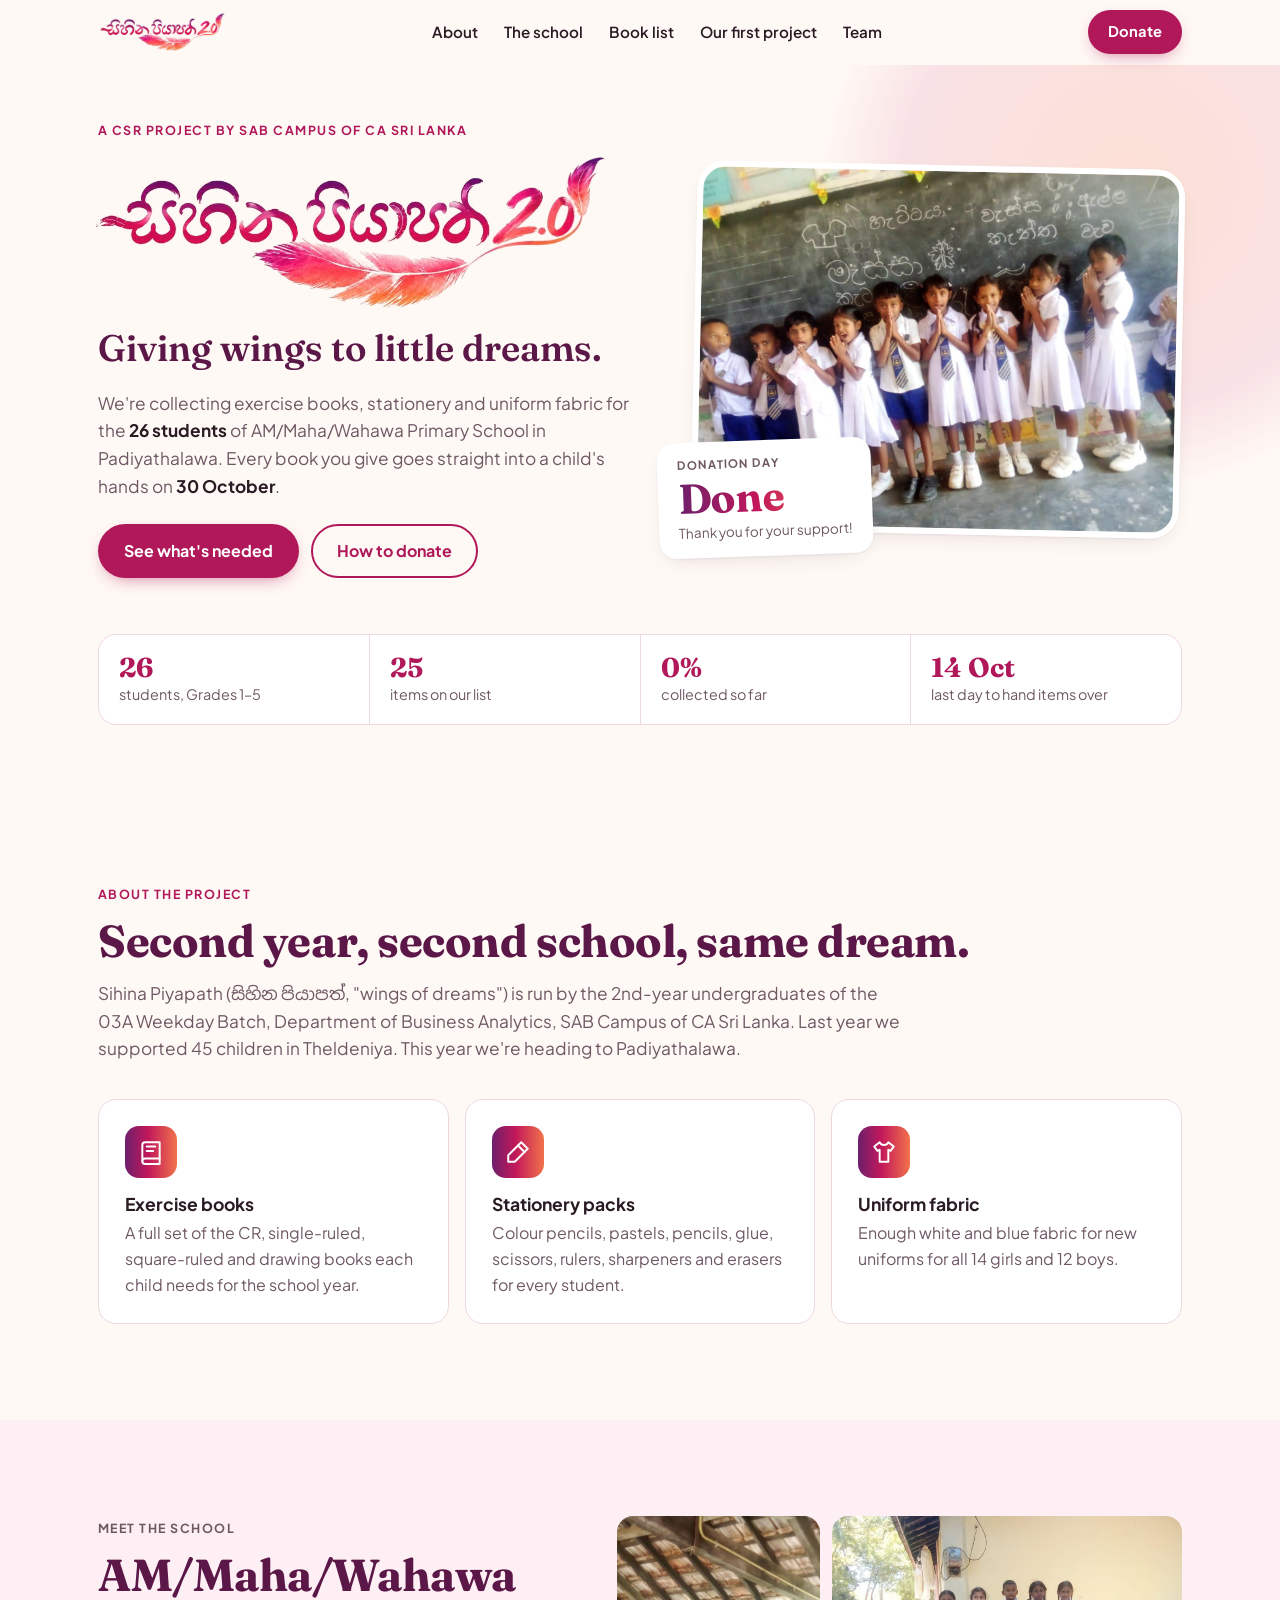
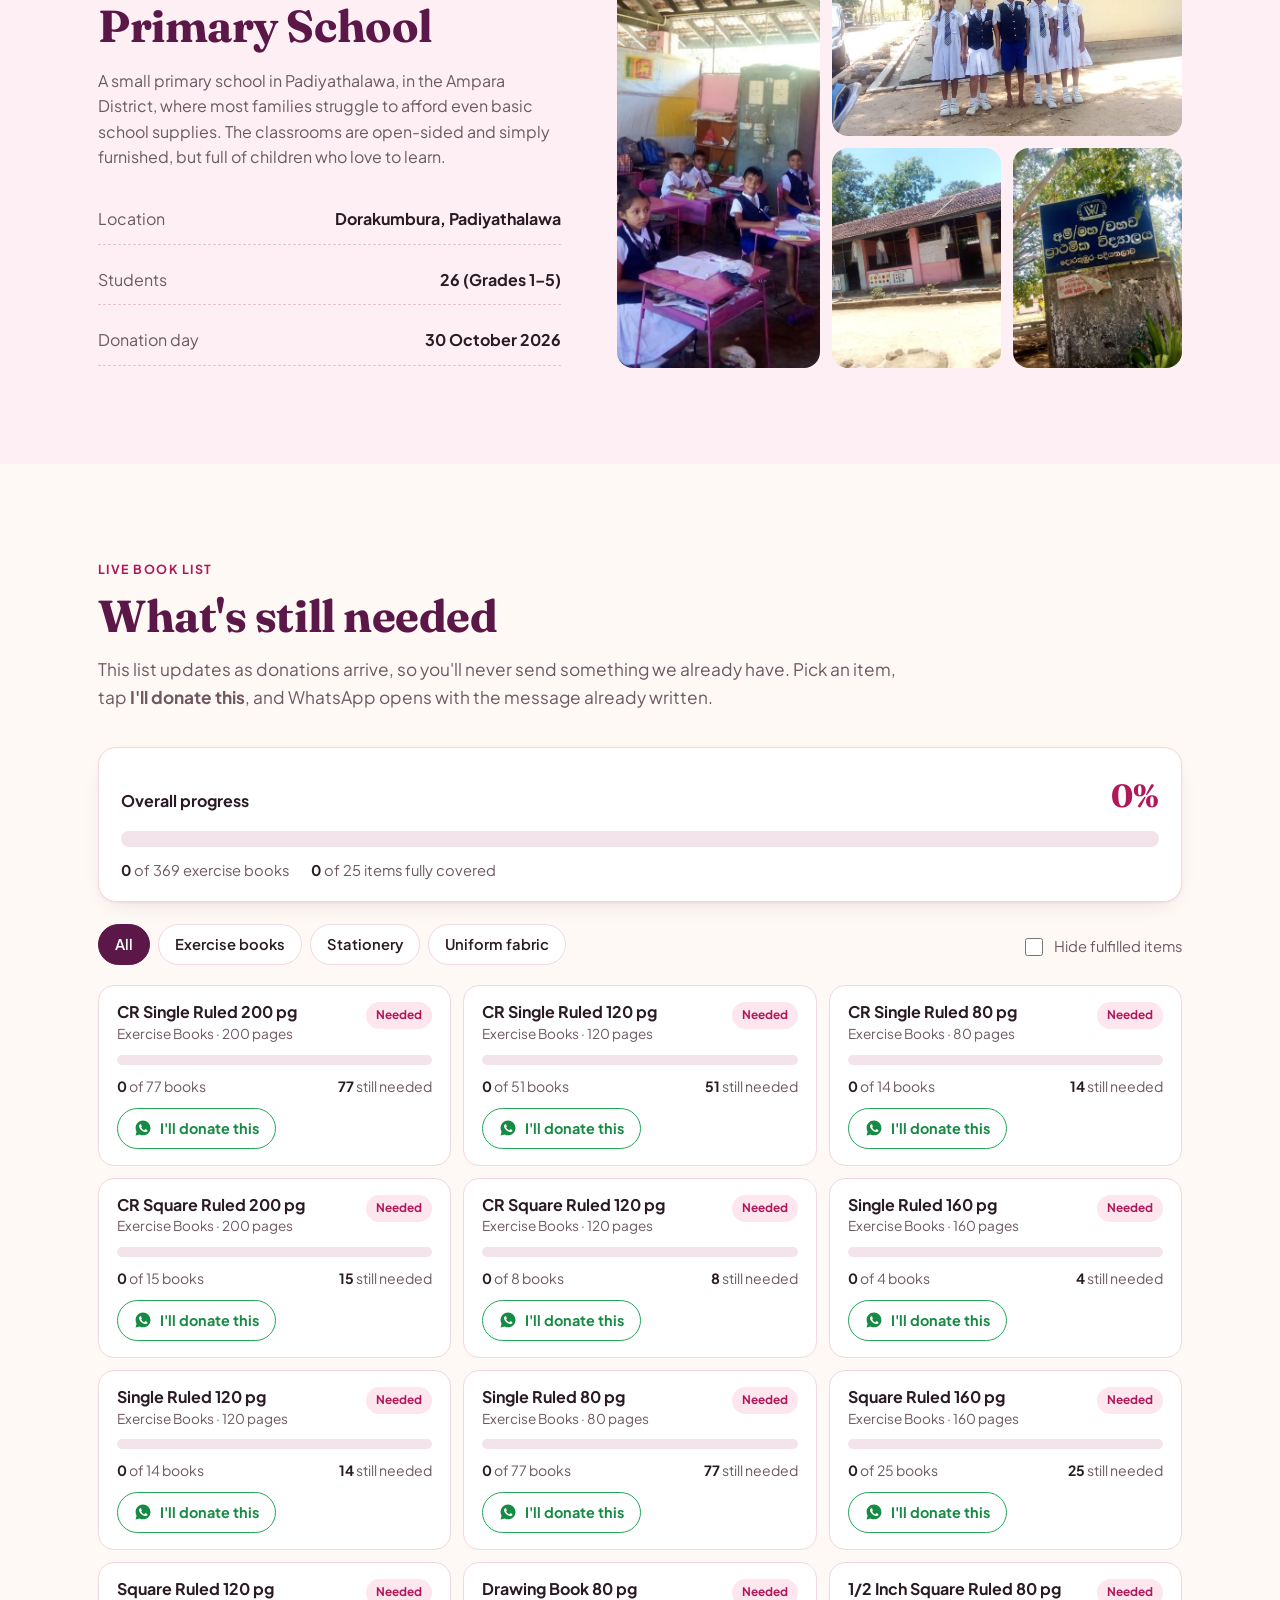
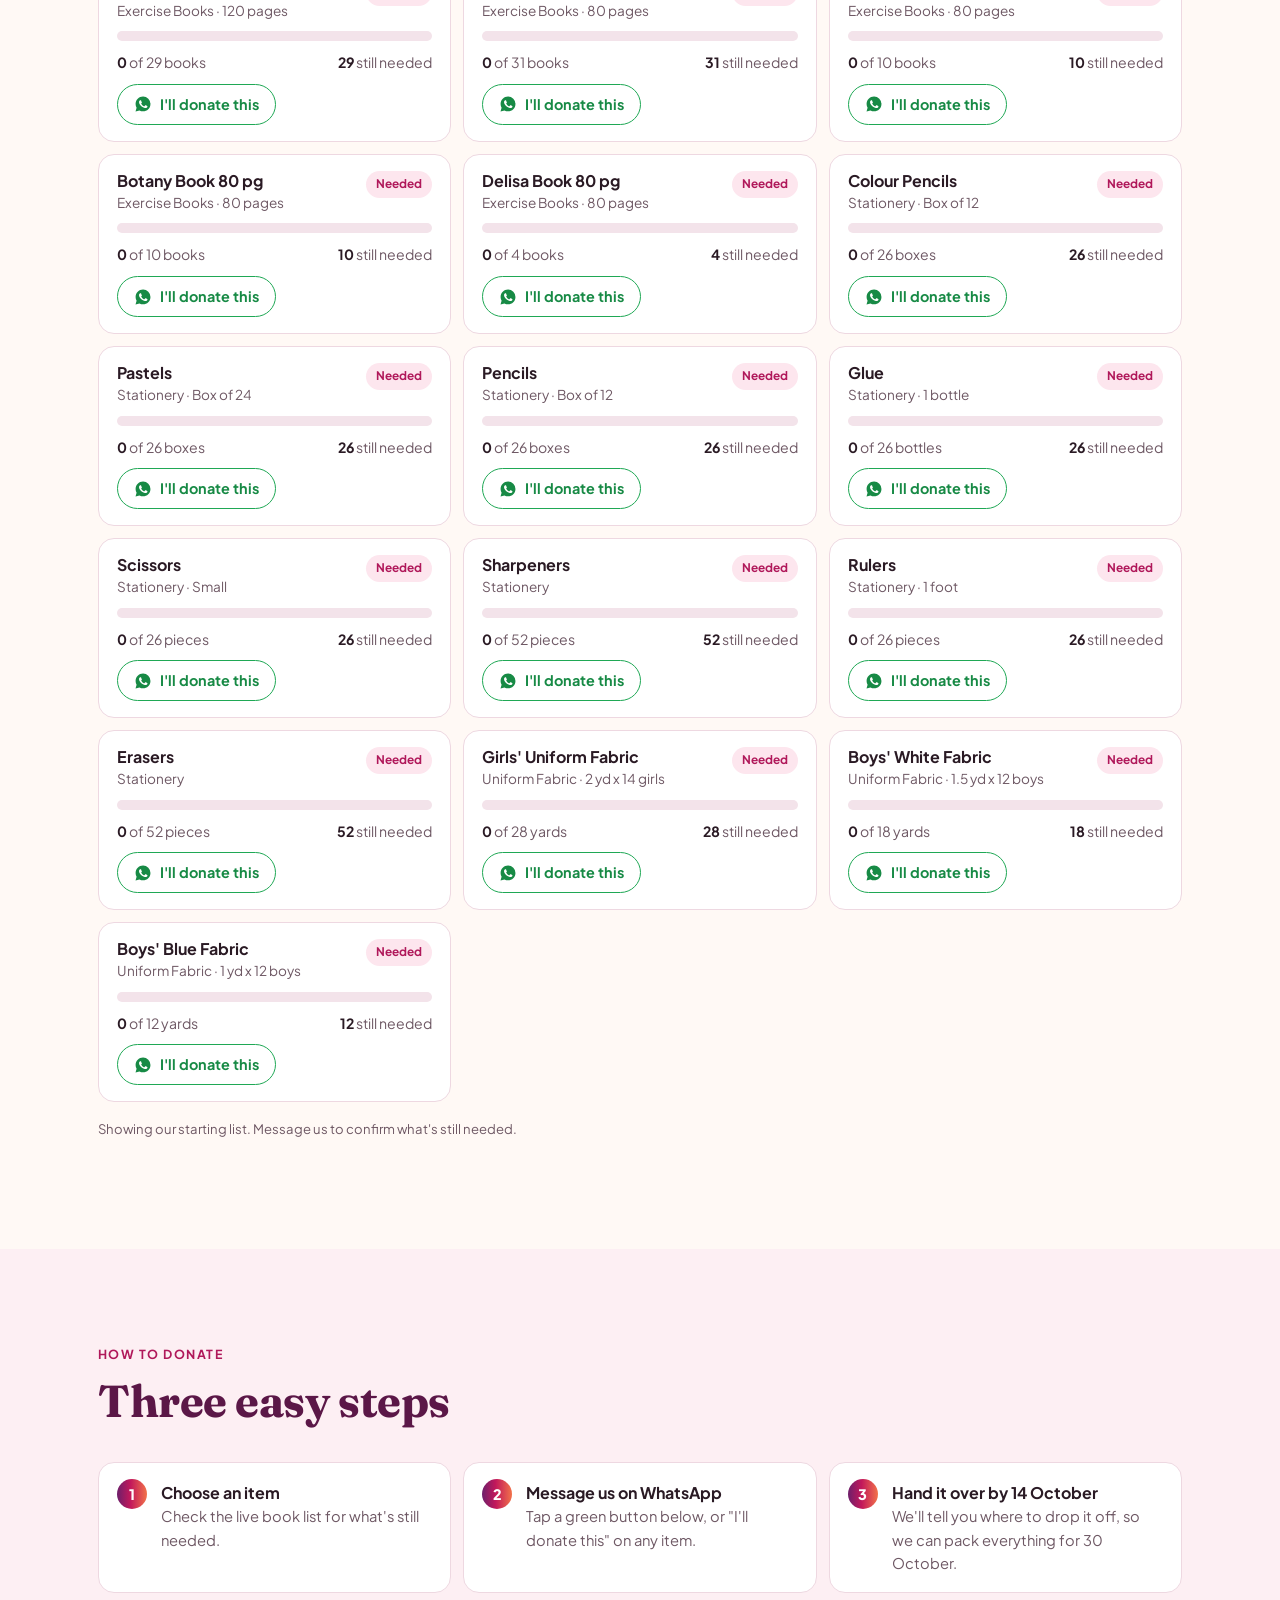
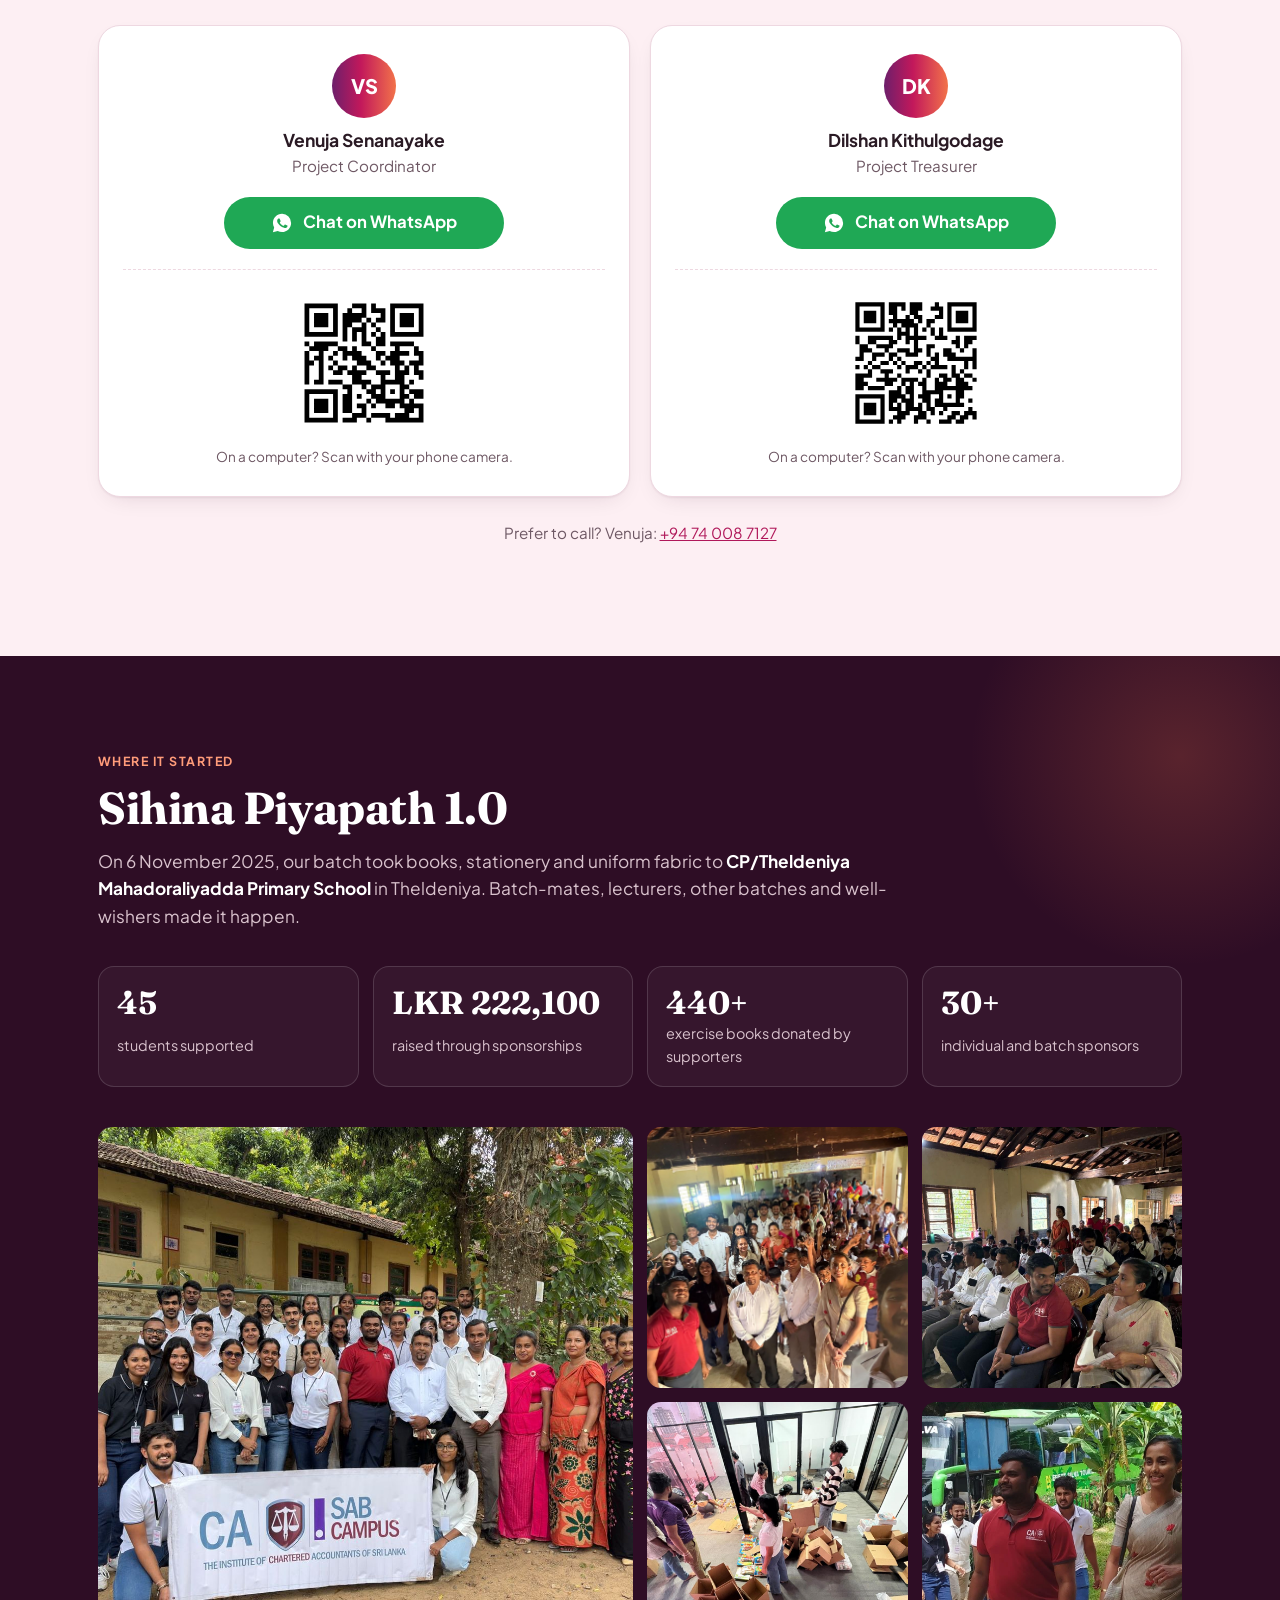
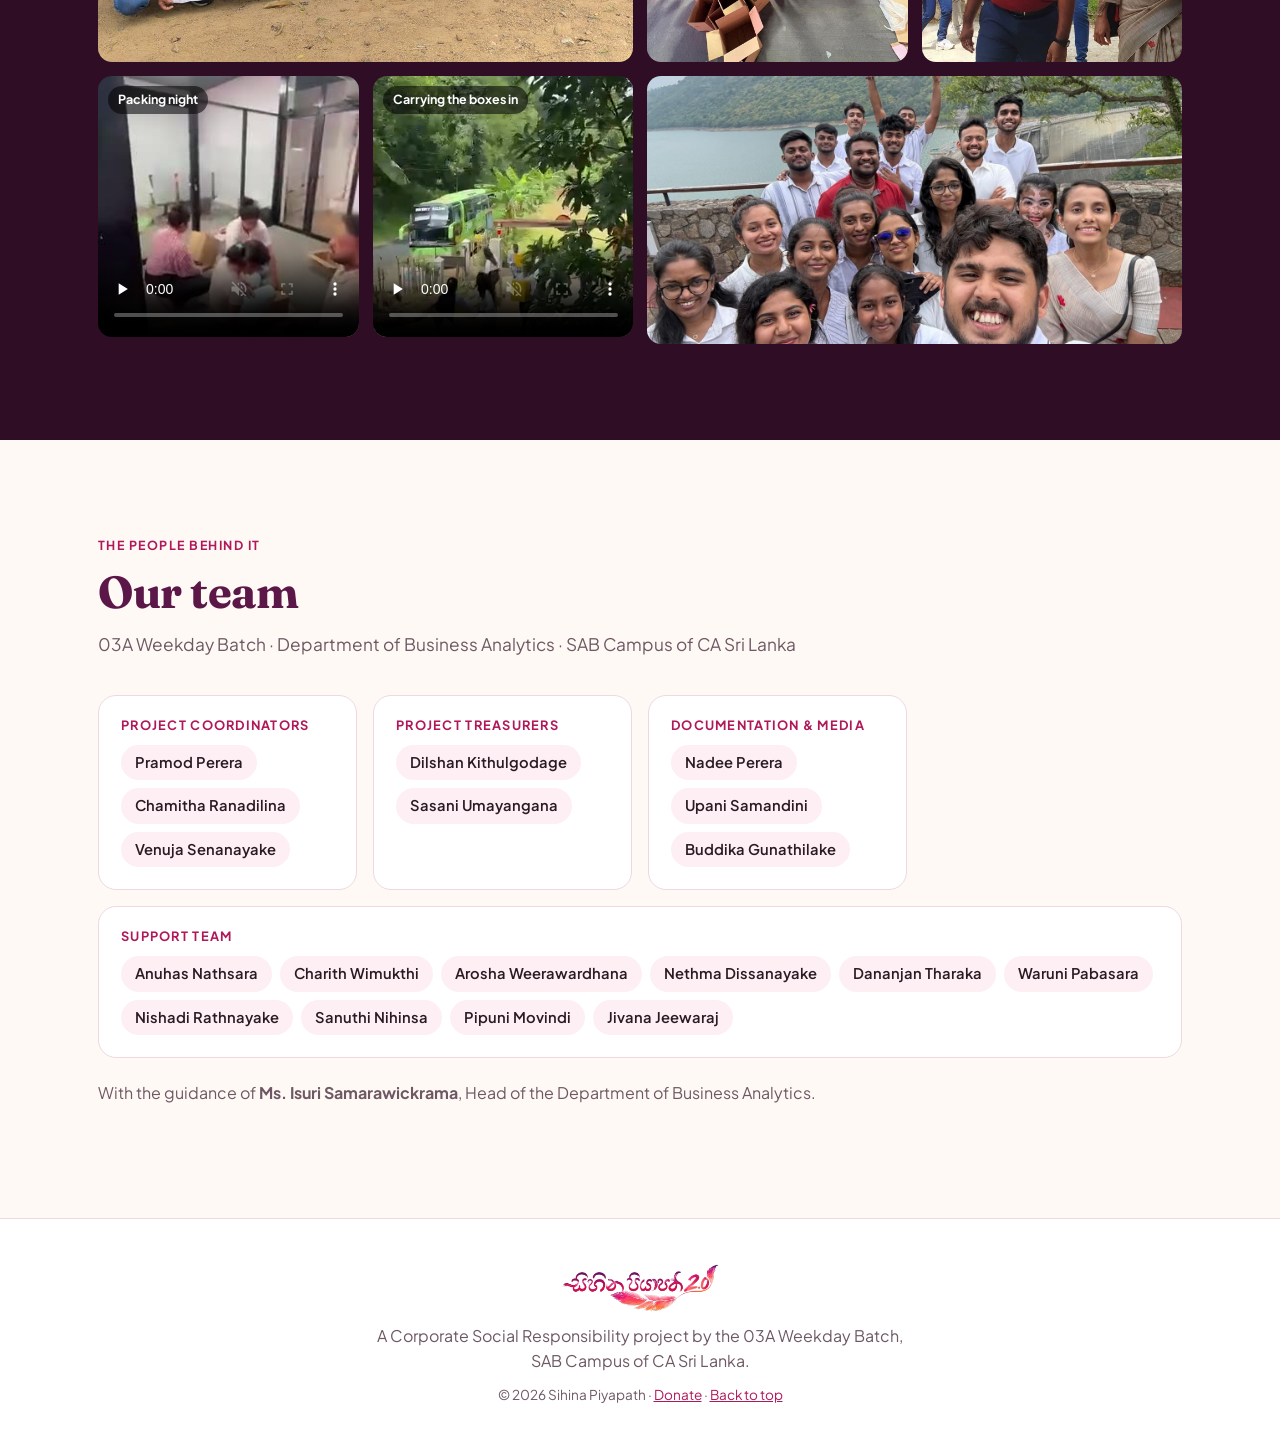
<file: index (1).html>
<!doctype html>
<html lang="en">
<head>
<meta charset="utf-8">
<meta name="viewport" content="width=device-width, initial-scale=1">
<title>Sihina Piyapath 2.0 · SAB Campus of CA Sri Lanka</title>
<meta name="description" content="Sihina Piyapath 2.0 is a CSR project by the 03A Weekday Batch, SAB Campus of CA Sri Lanka, collecting exercise books, stationery and uniform fabric for the 26 students of AM/Maha/Wahawa Primary School, Padiyathalawa.">
<meta property="og:title" content="Sihina Piyapath 2.0: Giving wings to little dreams">
<meta property="og:description" content="Help us gather books, stationery and uniforms for 26 primary students in Padiyathalawa. See the live list of what's still needed.">
<meta property="og:image" content="blackboard.jpg">
<meta name="theme-color" content="#B0185A">
<link rel="icon" type="image/png" href="favicon.png">
<link rel="preconnect" href="https://fonts.googleapis.com">
<link rel="preconnect" href="https://fonts.gstatic.com" crossorigin>
<link href="https://fonts.googleapis.com/css2?family=Fraunces:opsz,wght@9..144,600;9..144,700&family=Plus+Jakarta+Sans:wght@400;500;600;700;800&family=Noto+Sans+Sinhala:wght@500;700&display=swap" rel="stylesheet">
<link rel="stylesheet" href="style.css">
</head>
<body>

<a class="skip" href="#main">Skip to content</a>

<!-- ============ HEADER ============ -->
<header class="topbar" id="top">
  <div class="wrap topbar-in">
    <a href="#top" class="brand" aria-label="Sihina Piyapath 2.0 home"><img src="logo-small.png" alt="Sihina Piyapath 2.0" width="150" height="47"></a>
    <nav class="nav" aria-label="Main">
      <a href="#about">About</a>
      <a href="#school">The school</a>
      <a href="#needs">Book list</a>
      <a href="#story">Our first project</a>
      <a href="#team">Team</a>
    </nav>
    <a href="#donate" class="btn btn-primary btn-sm">Donate</a>
  </div>
</header>

<main id="main">

<!-- ============ HERO ============ -->
<section class="hero">
  <div class="wrap hero-grid">
    <div class="hero-copy">
      <p class="eyebrow">A CSR project by SAB Campus of CA Sri Lanka</p>
      <h1 class="visually-hidden">Sihina Piyapath 2.0</h1>
      <img class="hero-logo" src="logo.png" alt="සිහින පියාපත් 2.0, Sihina Piyapath 2.0" width="913" height="284">
      <p class="hero-title">Giving wings to little dreams.</p>
      <p class="hero-lead">We're collecting exercise books, stationery and uniform fabric for the <strong>26 students</strong> of AM/Maha/Wahawa Primary School in Padiyathalawa. Every book you give goes straight into a child's hands on <strong>30 October</strong>.</p>
      <div class="hero-ctas">
        <a href="#needs" class="btn btn-primary">See what's needed</a>
        <a href="#donate" class="btn btn-ghost">How to donate</a>
      </div>
    </div>
    <div class="hero-media">
      <figure class="hero-photo">
        <img src="blackboard.jpg" alt="Students of Wahawa Primary School in front of their classroom blackboard" width="1280" height="960">
      </figure>
      <div class="hero-card" aria-live="polite">
        <span class="hero-card-label">Donation day</span>
        <span class="hero-card-num" id="daysToEvent">—</span>
        <span class="hero-card-sub" id="daysToEventSub">days to go · 30 Oct 2026</span>
      </div>
    </div>
  </div>

  <div class="wrap">
    <ul class="facts">
      <li><b>26</b><span>students, Grades 1–5</span></li>
      <li><b id="factItems">25</b><span>items on our list</span></li>
      <li><b id="factProgress">0%</b><span>collected so far</span></li>
      <li><b>14 Oct</b><span>last day to hand items over</span></li>
    </ul>
  </div>
</section>

<!-- ============ ABOUT ============ -->
<section class="section" id="about">
  <div class="wrap">
    <div class="section-head">
      <p class="eyebrow">About the project</p>
      <h2>Second year, second school, same dream.</h2>
      <p class="lead">Sihina Piyapath (<span lang="si">සිහින පියාපත්</span>, "wings of dreams") is run by the 2nd-year undergraduates of the 03A Weekday Batch, Department of Business Analytics, SAB Campus of CA Sri Lanka. Last year we supported 45 children in Theldeniya. This year we're heading to Padiyathalawa.</p>
    </div>
    <div class="give-grid">
      <article class="give">
        <div class="give-icon" aria-hidden="true">
          <svg viewBox="0 0 24 24"><path d="M4 5.5A2.5 2.5 0 0 1 6.5 3H20v15H6.5A2.5 2.5 0 0 0 4 20.5v-15z"/><path d="M4 20.5A2.5 2.5 0 0 0 6.5 23H20v-5"/><path d="M8 7h8M8 11h6"/></svg>
        </div>
        <h3>Exercise books</h3>
        <p>A full set of the CR, single-ruled, square-ruled and drawing books each child needs for the school year.</p>
      </article>
      <article class="give">
        <div class="give-icon" aria-hidden="true">
          <svg viewBox="0 0 24 24"><path d="M15 3l6 6L9 21H3v-6L15 3z"/><path d="M12 6l6 6"/></svg>
        </div>
        <h3>Stationery packs</h3>
        <p>Colour pencils, pastels, pencils, glue, scissors, rulers, sharpeners and erasers for every student.</p>
      </article>
      <article class="give">
        <div class="give-icon" aria-hidden="true">
          <svg viewBox="0 0 24 24"><path d="M8 3l-5 4 3 4 2-1v11h8V10l2 1 3-4-5-4c-.5 1.5-2 2.5-4 2.5S8.5 4.5 8 3z"/></svg>
        </div>
        <h3>Uniform fabric</h3>
        <p>Enough white and blue fabric for new uniforms for all 14 girls and 12 boys.</p>
      </article>
    </div>
  </div>
</section>

<!-- ============ SCHOOL ============ -->
<section class="section section-tint" id="school">
  <div class="wrap school-grid">
    <div class="school-copy">
      <p class="eyebrow">Meet the school</p>
      <h2>AM/Maha/Wahawa Primary School</h2>
      <p>A small primary school in Padiyathalawa, in the Ampara District, where most families struggle to afford even basic school supplies. The classrooms are open-sided and simply furnished, but full of children who love to learn.</p>
      <dl class="mini-facts">
        <div><dt>Location</dt><dd>Dorakumbura, Padiyathalawa</dd></div>
        <div><dt>Students</dt><dd>26 (Grades 1–5)</dd></div>
        <div><dt>Donation day</dt><dd>30 October 2026</dd></div>
      </dl>
    </div>
    <div class="mosaic">
      <button class="mosaic-item m-a" data-full="classroom.jpg" data-caption="Inside a Wahawa Primary classroom"><img src="classroom.jpg" alt="Students at pink desks in an open-sided classroom" loading="lazy"></button>
      <button class="mosaic-item m-b" data-full="students.jpg" data-caption="Students in their school uniforms"><img src="students.jpg" alt="Five students standing in their school uniforms" loading="lazy"></button>
      <button class="mosaic-item m-c" data-full="building.jpg" data-caption="The school building"><img src="building.jpg" alt="The school's tiled-roof building with painted learning charts" loading="lazy"></button>
      <button class="mosaic-item m-d" data-full="sign.jpg" data-caption="The school entrance"><img src="sign.jpg" alt="The school name board at the entrance" loading="lazy"></button>
    </div>
  </div>
</section>

<!-- ============ LIVE NEEDS ============ -->
<section class="section" id="needs">
  <div class="wrap">
    <div class="section-head">
      <p class="eyebrow">Live book list</p>
      <h2>What's still needed</h2>
      <p class="lead">This list updates as donations arrive, so you'll never send something we already have. Pick an item, tap <b>I'll donate this</b>, and WhatsApp opens with the message already written.</p>
    </div>

    <div class="overall">
      <div class="overall-top">
        <span class="overall-label">Overall progress</span>
        <span class="overall-pct" id="overallPct">0%</span>
      </div>
      <div class="bar bar-lg" role="progressbar" aria-label="Overall progress" aria-valuemin="0" aria-valuemax="100" id="overallBar" aria-valuenow="0"><span style="width:0%"></span></div>
      <div class="overall-stats" id="overallStats"></div>
    </div>

    <div class="filters" role="toolbar" aria-label="Filter items">
      <div class="chips" id="catChips">
        <button class="chip is-on" data-cat="all">All</button>
        <button class="chip" data-cat="Exercise Books">Exercise books</button>
        <button class="chip" data-cat="Stationery">Stationery</button>
        <button class="chip" data-cat="Uniform Fabric">Uniform fabric</button>
      </div>
      <label class="toggle"><input type="checkbox" id="hideDone"> <span>Hide fulfilled items</span></label>
    </div>

    <div class="items" id="items" aria-live="polite"><p class="loading">Loading the latest list…</p></div>
    <p class="source-note" id="sourceNote"></p>
  </div>
</section>

<!-- ============ DONATE ============ -->
<section class="section section-tint" id="donate">
  <div class="wrap">
    <div class="section-head">
      <p class="eyebrow">How to donate</p>
      <h2>Three easy steps</h2>
    </div>
    <ol class="steps">
      <li><strong>Choose an item</strong><span>Check the live book list for what's still needed.</span></li>
      <li><strong>Message us on WhatsApp</strong><span>Tap a green button below, or "I'll donate this" on any item.</span></li>
      <li><strong>Hand it over by 14 October</strong><span>We'll tell you where to drop it off, so we can pack everything for 30 October.</span></li>
    </ol>

    <div class="contacts">
      <article class="contact">
        <div class="avatar" aria-hidden="true">VS</div>
        <h3>Venuja Senanayake</h3>
        <p class="role">Project Coordinator</p>
        <a class="wa-btn" data-wa="94740087127" href="https://wa.me/94740087127" target="_blank" rel="noopener"><svg viewBox="0 0 24 24" fill="currentColor" aria-hidden="true"><path d="M12.04 2C6.58 2 2.13 6.45 2.13 11.91c0 1.75.46 3.45 1.32 4.95L2.05 22l5.25-1.38a9.9 9.9 0 0 0 4.74 1.21h.01c5.46 0 9.9-4.45 9.9-9.91A9.85 9.85 0 0 0 12.04 2zm5.8 14.03c-.25.69-1.44 1.32-1.98 1.37-.51.05-.98.24-3.3-.69-2.79-1.1-4.56-3.95-4.7-4.13-.13-.18-1.12-1.49-1.12-2.85 0-1.35.71-2.02.96-2.29.25-.28.55-.35.73-.35h.53c.17 0 .4-.06.62.48.24.56.8 1.94.87 2.08.07.14.12.3.02.48-.09.18-.14.3-.28.46-.14.16-.29.36-.42.48-.14.14-.28.29-.12.57.16.28.72 1.19 1.55 1.92 1.06.95 1.96 1.24 2.24 1.38.28.14.44.12.6-.07.17-.19.7-.81.88-1.09.18-.28.37-.23.62-.14.25.09 1.6.76 1.88.9.28.14.46.21.53.32.07.12.07.65-.18 1.33z"/></svg> Chat on WhatsApp</a>
        <div class="qr"><svg role="img" aria-label="WhatsApp QR code" version="1.1" viewBox="0 0 29 29" xmlns="http://www.w3.org/2000/svg"><path d="M2,2H3V3H2zM3,2H4V3H3zM4,2H5V3H4zM5,2H6V3H5zM6,2H7V3H6zM7,2H8V3H7zM8,2H9V3H8zM12,2H13V3H12zM13,2H14V3H13zM14,2H15V3H14zM16,2H17V3H16zM20,2H21V3H20zM21,2H22V3H21zM22,2H23V3H22zM23,2H24V3H23zM24,2H25V3H24zM25,2H26V3H25zM26,2H27V3H26zM2,3H3V4H2zM8,3H9V4H8zM11,3H12V4H11zM14,3H15V4H14zM16,3H17V4H16zM17,3H18V4H17zM18,3H19V4H18zM20,3H21V4H20zM26,3H27V4H26zM2,4H3V5H2zM4,4H5V5H4zM5,4H6V5H5zM6,4H7V5H6zM8,4H9V5H8zM10,4H11V5H10zM11,4H12V5H11zM12,4H13V5H12zM13,4H14V5H13zM14,4H15V5H14zM18,4H19V5H18zM20,4H21V5H20zM22,4H23V5H22zM23,4H24V5H23zM24,4H25V5H24zM26,4H27V5H26zM2,5H3V6H2zM4,5H5V6H4zM5,5H6V6H5zM6,5H7V6H6zM8,5H9V6H8zM10,5H11V6H10zM11,5H12V6H11zM12,5H13V6H12zM13,5H14V6H13zM15,5H16V6H15zM17,5H18V6H17zM18,5H19V6H18zM20,5H21V6H20zM22,5H23V6H22zM23,5H24V6H23zM24,5H25V6H24zM26,5H27V6H26zM2,6H3V7H2zM4,6H5V7H4zM5,6H6V7H5zM6,6H7V7H6zM8,6H9V7H8zM10,6H11V7H10zM11,6H12V7H11zM14,6H15V7H14zM16,6H17V7H16zM20,6H21V7H20zM22,6H23V7H22zM23,6H24V7H23zM24,6H25V7H24zM26,6H27V7H26zM2,7H3V8H2zM8,7H9V8H8zM10,7H11V8H10zM12,7H13V8H12zM13,7H14V8H13zM14,7H15V8H14zM17,7H18V8H17zM20,7H21V8H20zM26,7H27V8H26zM2,8H3V9H2zM3,8H4V9H3zM4,8H5V9H4zM5,8H6V9H5zM6,8H7V9H6zM7,8H8V9H7zM8,8H9V9H8zM10,8H11V9H10zM12,8H13V9H12zM14,8H15V9H14zM16,8H17V9H16zM18,8H19V9H18zM20,8H21V9H20zM21,8H22V9H21zM22,8H23V9H22zM23,8H24V9H23zM24,8H25V9H24zM25,8H26V9H25zM26,8H27V9H26zM10,9H11V10H10zM12,9H13V10H12zM14,9H15V10H14zM17,9H18V10H17zM18,9H19V10H18zM2,10H3V11H2zM4,10H5V11H4zM5,10H6V11H5zM6,10H7V11H6zM7,10H8V11H7zM8,10H9V11H8zM14,10H15V11H14zM15,10H16V11H15zM17,10H18V11H17zM18,10H19V11H18zM20,10H21V11H20zM21,10H22V11H21zM22,10H23V11H22zM23,10H24V11H23zM24,10H25V11H24zM3,11H4V12H3zM4,11H5V12H4zM5,11H6V12H5zM6,11H7V12H6zM9,11H10V12H9zM10,11H11V12H10zM12,11H13V12H12zM16,11H17V12H16zM21,11H22V12H21zM25,11H26V12H25zM2,12H3V13H2zM5,12H6V13H5zM8,12H9V13H8zM10,12H11V13H10zM11,12H12V13H11zM12,12H13V13H12zM13,12H14V13H13zM17,12H18V13H17zM18,12H19V13H18zM20,12H21V13H20zM21,12H22V13H21zM22,12H23V13H22zM23,12H24V13H23zM25,12H26V13H25zM26,12H27V13H26zM2,13H3V14H2zM4,13H5V14H4zM5,13H6V14H5zM7,13H8V14H7zM10,13H11V14H10zM12,13H13V14H12zM13,13H14V14H13zM14,13H15V14H14zM17,13H18V14H17zM19,13H20V14H19zM20,13H21V14H20zM21,13H22V14H21zM26,13H27V14H26zM2,14H3V15H2zM3,14H4V15H3zM5,14H6V15H5zM8,14H9V15H8zM13,14H14V15H13zM14,14H15V15H14zM15,14H16V15H15zM18,14H19V15H18zM20,14H21V15H20zM21,14H22V15H21zM22,14H23V15H22zM24,14H25V15H24zM25,14H26V15H25zM26,14H27V15H26zM2,15H3V16H2zM5,15H6V16H5zM7,15H8V16H7zM9,15H10V16H9zM10,15H11V16H10zM12,15H13V16H12zM15,15H16V16H15zM16,15H17V16H16zM21,15H22V16H21zM23,15H24V16H23zM25,15H26V16H25zM2,16H3V17H2zM5,16H6V17H5zM8,16H9V17H8zM9,16H10V17H9zM11,16H12V17H11zM12,16H13V17H12zM13,16H14V17H13zM14,16H15V17H14zM17,16H18V17H17zM18,16H19V17H18zM19,16H20V17H19zM21,16H22V17H21zM22,16H23V17H22zM23,16H24V17H23zM25,16H26V17H25zM26,16H27V17H26zM2,17H3V18H2zM5,17H6V18H5zM12,17H13V18H12zM13,17H14V18H13zM18,17H19V18H18zM21,17H22V18H21zM22,17H23V18H22zM26,17H27V18H26zM2,18H3V19H2zM4,18H5V19H4zM5,18H6V19H5zM7,18H8V19H7zM8,18H9V19H8zM9,18H10V19H9zM12,18H13V19H12zM13,18H14V19H13zM14,18H15V19H14zM15,18H16V19H15zM18,18H19V19H18zM19,18H20V19H19zM20,18H21V19H20zM21,18H22V19H21zM22,18H23V19H22zM24,18H25V19H24zM10,19H11V20H10zM11,19H12V20H11zM14,19H15V20H14zM16,19H17V20H16zM17,19H18V20H17zM18,19H19V20H18zM22,19H23V20H22zM23,19H24V20H23zM2,20H3V21H2zM3,20H4V21H3zM4,20H5V21H4zM5,20H6V21H5zM6,20H7V21H6zM7,20H8V21H7zM8,20H9V21H8zM11,20H12V21H11zM15,20H16V21H15zM16,20H17V21H16zM18,20H19V21H18zM20,20H21V21H20zM22,20H23V21H22zM24,20H25V21H24zM25,20H26V21H25zM26,20H27V21H26zM2,21H3V22H2zM8,21H9V22H8zM10,21H11V22H10zM11,21H12V22H11zM13,21H14V22H13zM16,21H17V22H16zM17,21H18V22H17zM18,21H19V22H18zM22,21H23V22H22zM23,21H24V22H23zM25,21H26V22H25zM26,21H27V22H26zM2,22H3V23H2zM4,22H5V23H4zM5,22H6V23H5zM6,22H7V23H6zM8,22H9V23H8zM10,22H11V23H10zM11,22H12V23H11zM15,22H16V23H15zM17,22H18V23H17zM18,22H19V23H18zM19,22H20V23H19zM20,22H21V23H20zM21,22H22V23H21zM22,22H23V23H22zM24,22H25V23H24zM2,23H3V24H2zM4,23H5V24H4zM5,23H6V24H5zM6,23H7V24H6zM8,23H9V24H8zM10,23H11V24H10zM11,23H12V24H11zM13,23H14V24H13zM14,23H15V24H14zM16,23H17V24H16zM19,23H20V24H19zM20,23H21V24H20zM22,23H23V24H22zM23,23H24V24H23zM24,23H25V24H24zM25,23H26V24H25zM26,23H27V24H26zM2,24H3V25H2zM4,24H5V25H4zM5,24H6V25H5zM6,24H7V25H6zM8,24H9V25H8zM10,24H11V25H10zM11,24H12V25H11zM14,24H15V25H14zM23,24H24V25H23zM24,24H25V25H24zM26,24H27V25H26zM2,25H3V26H2zM8,25H9V26H8zM12,25H13V26H12zM13,25H14V26H13zM14,25H15V26H14zM16,25H17V26H16zM17,25H18V26H17zM18,25H19V26H18zM19,25H20V26H19zM21,25H22V26H21zM22,25H23V26H22zM23,25H24V26H23zM26,25H27V26H26zM2,26H3V27H2zM3,26H4V27H3zM4,26H5V27H4zM5,26H6V27H5zM6,26H7V27H6zM7,26H8V27H7zM8,26H9V27H8zM10,26H11V27H10zM11,26H12V27H11zM12,26H13V27H12zM15,26H16V27H15zM19,26H20V27H19zM20,26H21V27H20zM21,26H22V27H21zM22,26H23V27H22zM23,26H24V27H23zM24,26H25V27H24zM25,26H26V27H25zM26,26H27V27H26z" id="qr-path" fill="#000000" fill-opacity="1" fill-rule="nonzero" stroke="none"/></svg><p>On a computer? Scan with your phone camera.</p></div>
      </article>
      <article class="contact">
        <div class="avatar" aria-hidden="true">DK</div>
        <h3>Dilshan Kithulgodage</h3>
        <p class="role">Project Treasurer</p>
        <a class="wa-btn" href="https://wa.me/qr/QRQRNYDQFWMIJ1" target="_blank" rel="noopener"><svg viewBox="0 0 24 24" fill="currentColor" aria-hidden="true"><path d="M12.04 2C6.58 2 2.13 6.45 2.13 11.91c0 1.75.46 3.45 1.32 4.95L2.05 22l5.25-1.38a9.9 9.9 0 0 0 4.74 1.21h.01c5.46 0 9.9-4.45 9.9-9.91A9.85 9.85 0 0 0 12.04 2zm5.8 14.03c-.25.69-1.44 1.32-1.98 1.37-.51.05-.98.24-3.3-.69-2.79-1.1-4.56-3.95-4.7-4.13-.13-.18-1.12-1.49-1.12-2.85 0-1.35.71-2.02.96-2.29.25-.28.55-.35.73-.35h.53c.17 0 .4-.06.62.48.24.56.8 1.94.87 2.08.07.14.12.3.02.48-.09.18-.14.3-.28.46-.14.16-.29.36-.42.48-.14.14-.28.29-.12.57.16.28.72 1.19 1.55 1.92 1.06.95 1.96 1.24 2.24 1.38.28.14.44.12.6-.07.17-.19.7-.81.88-1.09.18-.28.37-.23.62-.14.25.09 1.6.76 1.88.9.28.14.46.21.53.32.07.12.07.65-.18 1.33z"/></svg> Chat on WhatsApp</a>
        <div class="qr"><svg role="img" aria-label="WhatsApp QR code" version="1.1" viewBox="0 0 33 33" xmlns="http://www.w3.org/2000/svg"><path d="M2,2H3V3H2zM3,2H4V3H3zM4,2H5V3H4zM5,2H6V3H5zM6,2H7V3H6zM7,2H8V3H7zM8,2H9V3H8zM10,2H11V3H10zM11,2H12V3H11zM12,2H13V3H12zM13,2H14V3H13zM15,2H16V3H15zM16,2H17V3H16zM17,2H18V3H17zM21,2H22V3H21zM24,2H25V3H24zM25,2H26V3H25zM26,2H27V3H26zM27,2H28V3H27zM28,2H29V3H28zM29,2H30V3H29zM30,2H31V3H30zM2,3H3V4H2zM8,3H9V4H8zM10,3H11V4H10zM11,3H12V4H11zM13,3H14V4H13zM15,3H16V4H15zM16,3H17V4H16zM17,3H18V4H17zM20,3H21V4H20zM21,3H22V4H21zM22,3H23V4H22zM24,3H25V4H24zM30,3H31V4H30zM2,4H3V5H2zM4,4H5V5H4zM5,4H6V5H5zM6,4H7V5H6zM8,4H9V5H8zM10,4H11V5H10zM11,4H12V5H11zM15,4H16V5H15zM16,4H17V5H16zM22,4H23V5H22zM24,4H25V5H24zM26,4H27V5H26zM27,4H28V5H27zM28,4H29V5H28zM30,4H31V5H30zM2,5H3V6H2zM4,5H5V6H4zM5,5H6V6H5zM6,5H7V6H6zM8,5H9V6H8zM11,5H12V6H11zM14,5H15V6H14zM16,5H17V6H16zM17,5H18V6H17zM21,5H22V6H21zM22,5H23V6H22zM24,5H25V6H24zM26,5H27V6H26zM27,5H28V6H27zM28,5H29V6H28zM30,5H31V6H30zM2,6H3V7H2zM4,6H5V7H4zM5,6H6V7H5zM6,6H7V7H6zM8,6H9V7H8zM10,6H11V7H10zM11,6H12V7H11zM12,6H13V7H12zM13,6H14V7H13zM14,6H15V7H14zM15,6H16V7H15zM17,6H18V7H17zM19,6H20V7H19zM20,6H21V7H20zM24,6H25V7H24zM26,6H27V7H26zM27,6H28V7H27zM28,6H29V7H28zM30,6H31V7H30zM2,7H3V8H2zM8,7H9V8H8zM11,7H12V8H11zM13,7H14V8H13zM14,7H15V8H14zM15,7H16V8H15zM16,7H17V8H16zM19,7H20V8H19zM24,7H25V8H24zM30,7H31V8H30zM2,8H3V9H2zM3,8H4V9H3zM4,8H5V9H4zM5,8H6V9H5zM6,8H7V9H6zM7,8H8V9H7zM8,8H9V9H8zM10,8H11V9H10zM12,8H13V9H12zM14,8H15V9H14zM16,8H17V9H16zM18,8H19V9H18zM20,8H21V9H20zM22,8H23V9H22zM24,8H25V9H24zM25,8H26V9H25zM26,8H27V9H26zM27,8H28V9H27zM28,8H29V9H28zM29,8H30V9H29zM30,8H31V9H30zM12,9H13V10H12zM13,9H14V10H13zM14,9H15V10H14zM16,9H17V10H16zM20,9H21V10H20zM22,9H23V10H22zM2,10H3V11H2zM5,10H6V11H5zM6,10H7V11H6zM7,10H8V11H7zM8,10H9V11H8zM9,10H10V11H9zM10,10H11V11H10zM12,10H13V11H12zM14,10H15V11H14zM15,10H16V11H15zM16,10H17V11H16zM17,10H18V11H17zM18,10H19V11H18zM21,10H22V11H21zM22,10H23V11H22zM23,10H24V11H23zM26,10H27V11H26zM28,10H29V11H28zM29,10H30V11H29zM30,10H31V11H30zM2,11H3V12H2zM5,11H6V12H5zM6,11H7V12H6zM10,11H11V12H10zM11,11H12V12H11zM14,11H15V12H14zM16,11H17V12H16zM25,11H26V12H25zM26,11H27V12H26zM28,11H29V12H28zM29,11H30V12H29zM3,12H4V13H3zM4,12H5V13H4zM7,12H8V13H7zM8,12H9V13H8zM9,12H10V13H9zM10,12H11V13H10zM16,12H17V13H16zM19,12H20V13H19zM20,12H21V13H20zM26,12H27V13H26zM28,12H29V13H28zM3,13H4V14H3zM4,13H5V14H4zM5,13H6V14H5zM9,13H10V14H9zM12,13H13V14H12zM13,13H14V14H13zM14,13H15V14H14zM16,13H17V14H16zM17,13H18V14H17zM19,13H20V14H19zM23,13H24V14H23zM24,13H25V14H24zM27,13H28V14H27zM30,13H31V14H30zM3,14H4V15H3zM6,14H7V15H6zM7,14H8V15H7zM8,14H9V15H8zM10,14H11V15H10zM11,14H12V15H11zM14,14H15V15H14zM15,14H16V15H15zM16,14H17V15H16zM19,14H20V15H19zM21,14H22V15H21zM23,14H24V15H23zM24,14H25V15H24zM25,14H26V15H25zM30,14H31V15H30zM2,15H3V16H2zM3,15H4V16H3zM6,15H7V16H6zM10,15H11V16H10zM12,15H13V16H12zM20,15H21V16H20zM21,15H22V16H21zM24,15H25V16H24zM25,15H26V16H25zM26,15H27V16H26zM27,15H28V16H27zM28,15H29V16H28zM29,15H30V16H29zM30,15H31V16H30zM5,16H6V17H5zM8,16H9V17H8zM9,16H10V17H9zM11,16H12V17H11zM13,16H14V17H13zM16,16H17V17H16zM17,16H18V17H17zM19,16H20V17H19zM21,16H22V17H21zM28,16H29V17H28zM30,16H31V17H30zM2,17H3V18H2zM4,17H5V18H4zM6,17H7V18H6zM7,17H8V18H7zM12,17H13V18H12zM14,17H15V18H14zM15,17H16V18H15zM16,17H17V18H16zM18,17H19V18H18zM20,17H21V18H20zM21,17H22V18H21zM22,17H23V18H22zM23,17H24V18H23zM25,17H26V18H25zM28,17H29V18H28zM30,17H31V18H30zM5,18H6V19H5zM8,18H9V19H8zM9,18H10V19H9zM10,18H11V19H10zM14,18H15V19H14zM17,18H18V19H17zM19,18H20V19H19zM25,18H26V19H25zM27,18H28V19H27zM2,19H3V20H2zM3,19H4V20H3zM4,19H5V20H4zM5,19H6V20H5zM9,19H10V20H9zM12,19H13V20H12zM19,19H20V20H19zM22,19H23V20H22zM23,19H24V20H23zM25,19H26V20H25zM26,19H27V20H26zM28,19H29V20H28zM29,19H30V20H29zM2,20H3V21H2zM3,20H4V21H3zM7,20H8V21H7zM8,20H9V21H8zM9,20H10V21H9zM10,20H11V21H10zM11,20H12V21H11zM13,20H14V21H13zM14,20H15V21H14zM15,20H16V21H15zM16,20H17V21H16zM18,20H19V21H18zM21,20H22V21H21zM23,20H24V21H23zM24,20H25V21H24zM26,20H27V21H26zM27,20H28V21H27zM30,20H31V21H30zM2,21H3V22H2zM3,21H4V22H3zM4,21H5V22H4zM9,21H10V22H9zM10,21H11V22H10zM13,21H14V22H13zM15,21H16V22H15zM17,21H18V22H17zM18,21H19V22H18zM21,21H22V22H21zM22,21H23V22H22zM23,21H24V22H23zM26,21H27V22H26zM27,21H28V22H27zM28,21H29V22H28zM2,22H3V23H2zM3,22H4V23H3zM5,22H6V23H5zM6,22H7V23H6zM7,22H8V23H7zM8,22H9V23H8zM12,22H13V23H12zM14,22H15V23H14zM15,22H16V23H15zM18,22H19V23H18zM21,22H22V23H21zM22,22H23V23H22zM23,22H24V23H23zM24,22H25V23H24zM25,22H26V23H25zM26,22H27V23H26zM27,22H28V23H27zM28,22H29V23H28zM29,22H30V23H29zM10,23H11V24H10zM11,23H12V24H11zM12,23H13V24H12zM14,23H15V24H14zM15,23H16V24H15zM18,23H19V24H18zM19,23H20V24H19zM20,23H21V24H20zM21,23H22V24H21zM22,23H23V24H22zM26,23H27V24H26zM27,23H28V24H27zM2,24H3V25H2zM3,24H4V25H3zM4,24H5V25H4zM5,24H6V25H5zM6,24H7V25H6zM7,24H8V25H7zM8,24H9V25H8zM10,24H11V25H10zM11,24H12V25H11zM12,24H13V25H12zM13,24H14V25H13zM15,24H16V25H15zM17,24H18V25H17zM18,24H19V25H18zM19,24H20V25H19zM22,24H23V25H22zM24,24H25V25H24zM26,24H27V25H26zM27,24H28V25H27zM2,25H3V26H2zM8,25H9V26H8zM10,25H11V26H10zM11,25H12V26H11zM13,25H14V26H13zM14,25H15V26H14zM15,25H16V26H15zM18,25H19V26H18zM19,25H20V26H19zM21,25H22V26H21zM22,25H23V26H22zM26,25H27V26H26zM29,25H30V26H29zM2,26H3V27H2zM4,26H5V27H4zM5,26H6V27H5zM6,26H7V27H6zM8,26H9V27H8zM10,26H11V27H10zM12,26H13V27H12zM14,26H15V27H14zM15,26H16V27H15zM17,26H18V27H17zM19,26H20V27H19zM21,26H22V27H21zM22,26H23V27H22zM23,26H24V27H23zM24,26H25V27H24zM25,26H26V27H25zM26,26H27V27H26zM27,26H28V27H27zM2,27H3V28H2zM4,27H5V28H4zM5,27H6V28H5zM6,27H7V28H6zM8,27H9V28H8zM10,27H11V28H10zM11,27H12V28H11zM12,27H13V28H12zM14,27H15V28H14zM15,27H16V28H15zM16,27H17V28H16zM17,27H18V28H17zM19,27H20V28H19zM20,27H21V28H20zM23,27H24V28H23zM29,27H30V28H29zM2,28H3V29H2zM4,28H5V29H4zM5,28H6V29H5zM6,28H7V29H6zM8,28H9V29H8zM12,28H13V29H12zM13,28H14V29H13zM14,28H15V29H14zM17,28H18V29H17zM18,28H19V29H18zM20,28H21V29H20zM22,28H23V29H22zM25,28H26V29H25zM26,28H27V29H26zM28,28H29V29H28zM29,28H30V29H29zM30,28H31V29H30zM2,29H3V30H2zM8,29H9V30H8zM11,29H12V30H11zM12,29H13V30H12zM13,29H14V30H13zM16,29H17V30H16zM17,29H18V30H17zM18,29H19V30H18zM24,29H25V30H24zM25,29H26V30H25zM27,29H28V30H27zM28,29H29V30H28zM30,29H31V30H30zM2,30H3V31H2zM3,30H4V31H3zM4,30H5V31H4zM5,30H6V31H5zM6,30H7V31H6zM7,30H8V31H7zM8,30H9V31H8zM10,30H11V31H10zM12,30H13V31H12zM16,30H17V31H16zM19,30H20V31H19zM22,30H23V31H22zM23,30H24V31H23zM24,30H25V31H24zM26,30H27V31H26zM27,30H28V31H27z" id="qr-path" fill="#000000" fill-opacity="1" fill-rule="nonzero" stroke="none"/></svg><p>On a computer? Scan with your phone camera.</p></div>
      </article>
    </div>
    <p class="note">Prefer to call? Venuja: <a href="tel:+94740087127">+94 74 008 7127</a></p>
  </div>
</section>

<!-- ============ STORY 1.0 ============ -->
<section class="section section-dark" id="story">
  <div class="wrap">
    <div class="section-head">
      <p class="eyebrow">Where it started</p>
      <h2>Sihina Piyapath 1.0</h2>
      <p class="lead">On 6 November 2025, our batch took books, stationery and uniform fabric to <b>CP/Theldeniya Mahadoraliyadda Primary School</b> in Theldeniya. Batch-mates, lecturers, other batches and well-wishers made it happen.</p>
    </div>
    <ul class="stats">
      <li><b>45</b><span>students supported</span></li>
      <li><b>LKR 222,100</b><span>raised through sponsorships</span></li>
      <li><b>440+</b><span>exercise books donated by supporters</span></li>
      <li><b>30+</b><span>individual and batch sponsors</span></li>
    </ul>

    <div class="gallery">
      <button class="g g-wide" data-full="team.jpg" data-caption="The team with teachers at Theldeniya Mahadoraliyadda Primary School"><img src="team.jpg" alt="Team photo with the SAB Campus banner in front of the school" loading="lazy"></button>
      <button class="g" data-full="selfie.jpg" data-caption="Students, teachers and our team on donation day"><img src="selfie.jpg" alt="Group selfie with students and the team inside the school hall" loading="lazy"></button>
      <button class="g" data-full="ceremony.jpg" data-caption="The donation ceremony"><img src="ceremony.jpg" alt="Guests and students seated during the ceremony" loading="lazy"></button>
      <button class="g" data-full="packing.jpg" data-caption="Packing donations at campus"><img src="packing.jpg" alt="Volunteers packing books into boxes" loading="lazy"></button>
      <button class="g" data-full="arrival.jpg" data-caption="Arriving at the school"><img src="arrival.jpg" alt="Team members walking from the bus to the school" loading="lazy"></button>
      
      <figure class="g g-video">
        <video controls muted playsinline preload="none" poster="packing-poster.jpg"><source src="packing.mp4" type="video/mp4"></video>
        <figcaption>Packing night</figcaption>
      </figure>
      <figure class="g g-video">
        <video controls muted playsinline preload="none" poster="arrival-poster.jpg"><source src="arrival.mp4" type="video/mp4"></video>
        <figcaption>Carrying the boxes in</figcaption>
      </figure>
      <button class="g g-wide2" data-full="victoria.jpg" data-caption="A stop at Victoria Reservoir on the way"><img src="victoria.jpg" alt="Team selfie at the Victoria Reservoir viewpoint" loading="lazy"></button>
    </div>
  </div>
</section>

<!-- ============ TEAM ============ -->
<section class="section" id="team">
  <div class="wrap">
    <div class="section-head">
      <p class="eyebrow">The people behind it</p>
      <h2>Our team</h2>
      <p class="lead">03A Weekday Batch · Department of Business Analytics · SAB Campus of CA Sri Lanka</p>
    </div>
    <div class="team">
      <div class="team-group"><h3>Project Coordinators</h3><ul><li>Pramod Perera</li><li>Chamitha Ranadilina</li><li>Venuja Senanayake</li></ul></div>
      <div class="team-group"><h3>Project Treasurers</h3><ul><li>Dilshan Kithulgodage</li><li>Sasani Umayangana</li></ul></div>
      <div class="team-group"><h3>Documentation &amp; Media</h3><ul><li>Nadee Perera</li><li>Upani Samandini</li><li>Buddika Gunathilake</li></ul></div>
      <div class="team-group team-wide"><h3>Support Team</h3><ul><li>Anuhas Nathsara</li><li>Charith Wimukthi</li><li>Arosha Weerawardhana</li><li>Nethma Dissanayake</li><li>Dananjan Tharaka</li><li>Waruni Pabasara</li><li>Nishadi Rathnayake</li><li>Sanuthi Nihinsa</li><li>Pipuni Movindi</li><li>Jivana Jeewaraj</li></ul></div>
    </div>
    <p class="advisor">With the guidance of <b>Ms. Isuri Samarawickrama</b>, Head of the Department of Business Analytics.</p>
  </div>
</section>

</main>

<!-- ============ FOOTER ============ -->
<footer class="footer">
  <div class="wrap footer-in">
    <img src="logo-small.png" alt="Sihina Piyapath 2.0" width="160" height="50">
    <p>A Corporate Social Responsibility project by the 03A Weekday Batch,<br>SAB Campus of CA Sri Lanka.</p>
    <p class="footer-small">© 2026 Sihina Piyapath · <a href="#donate">Donate</a> · <a href="#top">Back to top</a></p>
  </div>
</footer>

<!-- mobile sticky donate bar -->
<a href="#needs" class="sticky-cta">See what's needed &amp; donate</a>

<!-- lightbox -->
<dialog class="lightbox" id="lightbox" aria-label="Photo viewer">
  <button class="lb-close" type="button" aria-label="Close">×</button>
  <img alt="">
  <p class="lb-cap"></p>
</dialog>

<script src="config.js"></script>
<script src="main.js"></script>
</body>
</html>
</file>
<file: style.css>
/* ===== Sihina Piyapath 2.0 ===== */
:root {
  --plum: #5B1747;
  --plum-deep: #2E0D25;
  --magenta: #B0185A;
  --magenta-2: #D42A6B;
  --coral: #F2724A;
  --peach: #FFE3D3;
  --blush: #FDEFF3;
  --cream: #FFF9F5;
  --ink: #2A1A24;
  --muted: #6E5864;
  --line: #EED8E1;
  --card: #FFFFFF;
  --ok: #1E8A4C;
  --ok-bg: #E4F5EA;
  --warn: #9A6400;
  --warn-bg: #FFF2D6;
  --need: #B0185A;
  --need-bg: #FDE6EE;
  --wa: #1FA855;
  --wa-dark: #178A45;
  --grad: linear-gradient(90deg, #6D1F6B 0%, #C2185B 45%, #F2724A 100%);
  --radius: 18px;
  --shadow: 0 1px 2px rgba(46,13,37,.06), 0 8px 24px -12px rgba(46,13,37,.18);
  --font: "Plus Jakarta Sans", "Noto Sans Sinhala", system-ui, -apple-system, "Segoe UI", Roboto, Arial, sans-serif;
  --display: "Fraunces", Georgia, serif;
}

* { box-sizing: border-box; }
html { scroll-behavior: smooth; scroll-padding-top: 76px; }
body { margin: 0; background: var(--cream); color: var(--ink); font-family: var(--font); font-size: 16px; line-height: 1.6; -webkit-font-smoothing: antialiased; }
img, video { max-width: 100%; height: auto; display: block; }
a { color: var(--magenta); }
h1, h2, h3 { line-height: 1.15; margin: 0; }
h2 { font-family: var(--display); font-weight: 700; font-size: clamp(1.9rem, 4.2vw, 2.8rem); letter-spacing: -.01em; color: var(--plum); }
h3 { font-size: 1.1rem; }
.wrap { width: 100%; max-width: 1140px; margin: 0 auto; padding: 0 16px; }
@media (min-width: 720px) { .wrap { padding: 0 28px; } }
.visually-hidden { position: absolute !important; width: 1px; height: 1px; overflow: hidden; clip: rect(0 0 0 0); white-space: nowrap; }
.skip { position: absolute; left: -999px; top: 8px; background: var(--plum); color: #fff; padding: 8px 14px; border-radius: 8px; z-index: 100; }
.skip:focus { left: 8px; }
:focus-visible { outline: 3px solid var(--coral); outline-offset: 3px; border-radius: 6px; }

.eyebrow { text-transform: uppercase; letter-spacing: .12em; font-size: .78rem; font-weight: 700; color: var(--magenta); margin: 0 0 10px; }
.lead { font-size: 1.08rem; color: var(--muted); max-width: 62ch; margin: 14px 0 0; }

/* Buttons */
.btn { display: inline-flex; align-items: center; justify-content: center; gap: 8px; min-height: 48px; padding: 12px 24px; border-radius: 999px; font-weight: 700; text-decoration: none; font-size: 1rem; border: 2px solid transparent; transition: transform .15s, background .15s, box-shadow .15s; cursor: pointer; }
.btn:active { transform: scale(.98); }
.btn-primary { background: var(--magenta); color: #fff; box-shadow: 0 6px 18px -8px rgba(176,24,90,.7); }
.btn-primary:hover { background: #95104B; }
.btn-ghost { border-color: var(--magenta); color: var(--magenta); background: transparent; }
.btn-ghost:hover { background: var(--blush); }
.btn-sm { min-height: 40px; padding: 8px 18px; font-size: .92rem; }

/* Header */
.topbar { position: sticky; top: 0; z-index: 50; background: rgba(255,249,245,.88); backdrop-filter: saturate(1.4) blur(10px); -webkit-backdrop-filter: saturate(1.4) blur(10px); border-bottom: 1px solid transparent; transition: border-color .2s; }
.topbar.scrolled { border-color: var(--line); }
.topbar-in { display: flex; align-items: center; justify-content: space-between; gap: 16px; height: 64px; }
.brand img { height: 40px; width: auto; }
.nav { display: none; gap: 26px; }
.nav a { color: var(--ink); text-decoration: none; font-weight: 600; font-size: .95rem; }
.nav a:hover { color: var(--magenta); }
@media (min-width: 900px) { .nav { display: flex; } }

/* Hero */
.hero { position: relative; padding: 36px 0 48px; overflow: hidden; }
.hero::before { content: ""; position: absolute; inset: -40% -20% auto auto; width: 70vw; height: 70vw; max-width: 820px; max-height: 820px; background: radial-gradient(closest-side, rgba(242,114,74,.18), rgba(194,24,91,.10) 55%, transparent 75%); pointer-events: none; }
.hero-grid { position: relative; display: grid; gap: 32px; align-items: center; }
@media (min-width: 900px) { .hero { padding: 56px 0 64px; } .hero-grid { grid-template-columns: 1.05fr .95fr; gap: 56px; } }
.hero-logo { width: min(100%, 520px); height: auto; margin: 4px 0 6px -8px; }
.hero-title { font-family: var(--display); font-size: clamp(1.6rem, 3.6vw, 2.3rem); font-weight: 600; color: var(--plum); margin: 4px 0 12px; }
.hero-lead { font-size: 1.08rem; color: var(--muted); margin: 0 0 24px; max-width: 54ch; }
.hero-lead strong { color: var(--ink); }
.hero-ctas { display: flex; flex-wrap: wrap; gap: 12px; }
.hero-media { position: relative; }
.hero-photo { margin: 0; border-radius: 28px; overflow: hidden; box-shadow: var(--shadow); transform: rotate(1.2deg); border: 6px solid #fff; }
.hero-photo img { width: 100%; aspect-ratio: 4/3; object-fit: cover; }
.hero-card { position: absolute; left: -6px; bottom: -22px; background: #fff; border-radius: 18px; padding: 14px 20px; box-shadow: var(--shadow); display: grid; min-width: 168px; transform: rotate(-2deg); }
@media (min-width: 900px) { .hero-card { left: -36px; } }
.hero-card-label { font-size: .72rem; text-transform: uppercase; letter-spacing: .1em; font-weight: 700; color: var(--muted); }
.hero-card-num { font-family: var(--display); font-size: 2.6rem; line-height: 1; font-weight: 700; background: var(--grad); -webkit-background-clip: text; background-clip: text; color: transparent; margin: 4px 0 2px; }
.hero-card-sub { font-size: .85rem; color: var(--muted); }

.facts { list-style: none; padding: 0; margin: 56px 0 0; display: grid; grid-template-columns: repeat(2, 1fr); gap: 1px; background: var(--line); border: 1px solid var(--line); border-radius: var(--radius); overflow: hidden; }
@media (min-width: 720px) { .facts { grid-template-columns: repeat(4, 1fr); } }
.facts li { background: #fff; padding: 18px 20px; display: grid; }
.facts b { font-family: var(--display); font-size: 1.7rem; color: var(--magenta); line-height: 1.1; }
.facts span { color: var(--muted); font-size: .9rem; }

/* Sections */
.section { padding: 72px 0; }
@media (min-width: 900px) { .section { padding: 96px 0; } }
.section-tint { background: var(--blush); }
.section-head { margin-bottom: 36px; }

/* About */
.give-grid { display: grid; gap: 16px; grid-template-columns: repeat(auto-fit, minmax(240px, 1fr)); }
.give { background: #fff; border: 1px solid var(--line); border-radius: var(--radius); padding: 26px; }
.give-icon { width: 52px; height: 52px; border-radius: 14px; background: var(--grad); display: grid; place-items: center; margin-bottom: 16px; }
.give-icon svg { width: 26px; height: 26px; fill: none; stroke: #fff; stroke-width: 1.8; stroke-linecap: round; stroke-linejoin: round; }
.give h3 { margin-bottom: 6px; }
.give p { margin: 0; color: var(--muted); }

/* School */
.school-grid { display: grid; gap: 36px; align-items: center; }
@media (min-width: 900px) { .school-grid { grid-template-columns: .9fr 1.1fr; gap: 56px; } }
.school-copy p { color: var(--muted); }
.mini-facts { display: grid; gap: 10px; margin: 24px 0 0; }
.mini-facts div { display: flex; justify-content: space-between; gap: 16px; padding: 12px 0; border-bottom: 1px dashed #E5C3D1; }
.mini-facts dt { color: var(--muted); }
.mini-facts dd { margin: 0; font-weight: 700; text-align: right; }
.mosaic { display: grid; grid-template-columns: 1.3fr 1fr; grid-template-rows: 1fr 1fr; gap: 12px; aspect-ratio: 5/4; }
.mosaic-item { padding: 0; border: 0; border-radius: 16px; overflow: hidden; cursor: zoom-in; background: #eee; }
.mosaic-item img { width: 100%; height: 100%; object-fit: cover; transition: transform .4s; }
.mosaic-item:hover img { transform: scale(1.04); }
.m-a { grid-row: 1 / 3; }
.m-d { display: none; }
@media (min-width: 560px) {
  .mosaic { grid-template-columns: 1.2fr 1fr 1fr; grid-template-rows: 1fr 1fr; }
  .m-a { grid-row: 1 / 3; } .m-b { grid-column: 2 / 4; } .m-c, .m-d { display: block; }
}

/* Needs */
.overall { background: #fff; border: 1px solid var(--line); border-radius: var(--radius); padding: 22px 22px 18px; margin-bottom: 22px; box-shadow: var(--shadow); }
.overall-top { display: flex; justify-content: space-between; align-items: baseline; margin-bottom: 10px; }
.overall-label { font-weight: 700; }
.overall-pct { font-family: var(--display); font-size: 2rem; font-weight: 700; color: var(--magenta); }
.overall-stats { display: flex; flex-wrap: wrap; gap: 8px 22px; margin-top: 12px; color: var(--muted); font-size: .92rem; }
.overall-stats b { color: var(--ink); }
.bar { height: 10px; border-radius: 999px; background: #F3E3EA; overflow: hidden; }
.bar span { display: block; height: 100%; border-radius: inherit; background: var(--grad); transition: width .8s cubic-bezier(.2,.8,.2,1); }
.bar-lg { height: 16px; }
.bar.done span { background: var(--ok); }

.filters { display: flex; flex-wrap: wrap; justify-content: space-between; align-items: center; gap: 12px; margin-bottom: 16px; }
.chips { display: flex; gap: 8px; overflow-x: auto; padding-bottom: 4px; -webkit-overflow-scrolling: touch; scrollbar-width: none; }
.chips::-webkit-scrollbar { display: none; }
.chip { flex: none; border: 1.5px solid var(--line); background: #fff; color: var(--ink); border-radius: 999px; padding: 8px 16px; font: inherit; font-weight: 600; font-size: .92rem; cursor: pointer; min-height: 40px; }
.chip.is-on { background: var(--plum); border-color: var(--plum); color: #fff; }
.toggle { display: inline-flex; gap: 8px; align-items: center; font-size: .92rem; color: var(--muted); cursor: pointer; min-height: 40px; }
.toggle input { width: 18px; height: 18px; accent-color: var(--magenta); }

.items { display: grid; gap: 12px; grid-template-columns: repeat(auto-fill, minmax(min(100%, 330px), 1fr)); }
.item { background: #fff; border: 1px solid var(--line); border-radius: 16px; padding: 16px 18px; display: grid; gap: 10px; }
.item.is-done { background: #FBFFFC; border-color: #CBE9D6; }
.item-top { display: flex; justify-content: space-between; align-items: flex-start; gap: 10px; }
.item-name { font-weight: 700; line-height: 1.3; }
.item-spec { font-size: .85rem; color: var(--muted); }
.pill { flex: none; font-size: .74rem; font-weight: 700; padding: 4px 10px; border-radius: 999px; white-space: nowrap; }
.pill-need { background: var(--need-bg); color: var(--need); }
.pill-prog { background: var(--warn-bg); color: var(--warn); }
.pill-done { background: var(--ok-bg); color: var(--ok); }
.item-nums { display: flex; justify-content: space-between; font-size: .88rem; color: var(--muted); }
.item-nums b { color: var(--ink); }
.item-btn { justify-self: start; display: inline-flex; align-items: center; gap: 8px; border: 1.5px solid var(--wa); color: var(--wa-dark); background: #fff; border-radius: 999px; padding: 8px 16px; font: inherit; font-weight: 700; font-size: .9rem; cursor: pointer; min-height: 40px; }
.item-btn:hover { background: #EAF8EF; }
.item-btn svg { width: 18px; height: 18px; }
.item-thanks { font-size: .88rem; color: var(--ok); font-weight: 600; }
.loading, .empty { color: var(--muted); grid-column: 1 / -1; }
.source-note { font-size: .82rem; color: var(--muted); margin-top: 16px; }

/* Donate */
.steps { list-style: none; padding: 0; margin: 0 0 32px; display: grid; grid-template-columns: repeat(auto-fit, minmax(230px, 1fr)); gap: 12px; counter-reset: step; }
.steps li { background: #fff; border: 1px solid var(--line); border-radius: 16px; padding: 18px 18px 18px 62px; position: relative; line-height: 1.45; }
.steps li::before { counter-increment: step; content: counter(step); position: absolute; left: 18px; top: 16px; width: 30px; height: 30px; border-radius: 50%; background: var(--grad); color: #fff; display: grid; place-items: center; font-weight: 800; font-size: .9rem; }
.steps strong { display: block; }
.steps span { color: var(--muted); font-size: .92rem; }
.contacts { display: grid; grid-template-columns: repeat(auto-fit, minmax(min(100%, 290px), 1fr)); gap: 20px; }
.contact { background: #fff; border: 1px solid var(--line); border-radius: 22px; padding: 28px 24px; display: flex; flex-direction: column; align-items: center; text-align: center; box-shadow: var(--shadow); }
.avatar { width: 64px; height: 64px; border-radius: 50%; background: var(--grad); color: #fff; display: grid; place-items: center; font-weight: 800; font-size: 1.25rem; margin-bottom: 12px; }
.contact .role { margin: 4px 0 18px; color: var(--muted); font-size: .95rem; }
.wa-btn { display: inline-flex; align-items: center; justify-content: center; gap: 10px; width: 100%; max-width: 280px; min-height: 52px; padding: 12px 20px; border-radius: 999px; background: var(--wa); color: #fff; font-weight: 700; font-size: 1.05rem; text-decoration: none; transition: background .15s, transform .15s; }
.wa-btn:hover { background: var(--wa-dark); }
.wa-btn:active { transform: scale(.98); }
.wa-btn svg { width: 22px; height: 22px; flex: none; }
.qr { margin-top: 20px; padding-top: 18px; border-top: 1px dashed var(--line); width: 100%; }
.qr svg { width: 150px; height: 150px; background: #fff; padding: 6px; border-radius: 10px; display: block; margin: 0 auto; }
.qr p { margin: 8px 0 0; font-size: .85rem; color: var(--muted); }
@media (hover: none) and (pointer: coarse), (max-width: 640px) { .qr { display: none; } }
.note { margin-top: 24px; font-size: .95rem; color: var(--muted); text-align: center; }

/* Story (dark) */
.section-dark { background: var(--plum-deep); color: #F6E9EF; position: relative; overflow: hidden; }
.section-dark::before { content: ""; position: absolute; right: -200px; top: -200px; width: 600px; height: 600px; background: radial-gradient(closest-side, rgba(242,114,74,.22), transparent 70%); pointer-events: none; }
.section-dark h2 { color: #fff; }
.section-dark .eyebrow { color: #FF9C7A; }
.section-dark .lead { color: #D9C2CD; }
.section-dark .lead b { color: #fff; }
.stats { list-style: none; padding: 0; margin: 0 0 40px; display: grid; grid-template-columns: repeat(2, 1fr); gap: 14px; }
@media (min-width: 820px) { .stats { grid-template-columns: repeat(4, 1fr); } }
.stats li { border: 1px solid rgba(255,255,255,.14); border-radius: 16px; padding: 18px; display: grid; background: rgba(255,255,255,.04); }
.stats b { font-family: var(--display); font-size: clamp(1.4rem, 3vw, 2rem); color: #fff; line-height: 1.15; }
.stats span { color: #D9C2CD; font-size: .9rem; }
.gallery { position: relative; display: grid; grid-template-columns: repeat(2, 1fr); gap: 10px; }
@media (min-width: 820px) { .gallery { grid-template-columns: repeat(4, 1fr); gap: 14px; } }
.g { padding: 0; border: 0; border-radius: 14px; overflow: hidden; background: #3d1a33; cursor: zoom-in; aspect-ratio: 1; margin: 0; }
.g img { width: 100%; height: 100%; object-fit: cover; transition: transform .4s, opacity .3s; }
.g:hover img { transform: scale(1.05); }
.g-wide { grid-column: span 2; aspect-ratio: 2 / 1; }
@media (min-width: 820px) { .g-wide { grid-row: span 2; aspect-ratio: auto; } }
.g-video { cursor: default; position: relative; }
.g-wide2 { grid-column: span 2; aspect-ratio: 2 / 1; }
.g-video video { width: 100%; height: 100%; object-fit: cover; background: #000; }
.g-video figcaption { position: absolute; left: 10px; top: 10px; background: rgba(0,0,0,.55); color: #fff; font-size: .78rem; font-weight: 700; padding: 4px 10px; border-radius: 999px; pointer-events: none; }

/* Team */
.team { display: grid; gap: 16px; grid-template-columns: repeat(auto-fit, minmax(240px, 1fr)); }
.team-group { background: #fff; border: 1px solid var(--line); border-radius: var(--radius); padding: 22px; }
.team-wide { grid-column: 1 / -1; }
.team-group h3 { font-size: .8rem; text-transform: uppercase; letter-spacing: .1em; color: var(--magenta); margin-bottom: 12px; }
.team-group ul { list-style: none; padding: 0; margin: 0; display: flex; flex-wrap: wrap; gap: 8px; }
.team-group li { background: var(--blush); border-radius: 999px; padding: 6px 14px; font-weight: 600; font-size: .92rem; }
.advisor { margin-top: 22px; color: var(--muted); }

/* Footer */
.footer { background: #fff; border-top: 1px solid var(--line); padding: 44px 0 96px; text-align: center; }
@media (min-width: 900px) { .footer { padding-bottom: 44px; } }
.footer-in { display: grid; justify-items: center; gap: 10px; }
.footer p { margin: 0; color: var(--muted); }
.footer-small { font-size: .85rem; }

/* Sticky mobile CTA */
.sticky-cta { position: fixed; left: 16px; right: 16px; bottom: 14px; z-index: 40; display: flex; justify-content: center; align-items: center; min-height: 52px; border-radius: 999px; background: var(--magenta); color: #fff; font-weight: 700; text-decoration: none; box-shadow: 0 10px 30px -8px rgba(91,23,71,.6); transform: translateY(140%); transition: transform .3s; }
.sticky-cta.show { transform: none; }
@media (min-width: 900px) { .sticky-cta { display: none; } }

/* Lightbox */
.lightbox { border: 0; padding: 0; background: transparent; max-width: min(96vw, 1200px); max-height: 92vh; }
.lightbox::backdrop { background: rgba(20,6,16,.88); }
.lightbox img { max-height: 82vh; width: auto; margin: 0 auto; border-radius: 12px; }
.lb-cap { color: #fff; text-align: center; margin: 10px 0 0; }
.lb-close { position: fixed; top: 14px; right: 16px; width: 44px; height: 44px; border-radius: 50%; border: 0; background: rgba(255,255,255,.15); color: #fff; font-size: 1.8rem; line-height: 1; cursor: pointer; }

@media (prefers-reduced-motion: reduce) { * { transition: none !important; scroll-behavior: auto !important; } }
</file>
